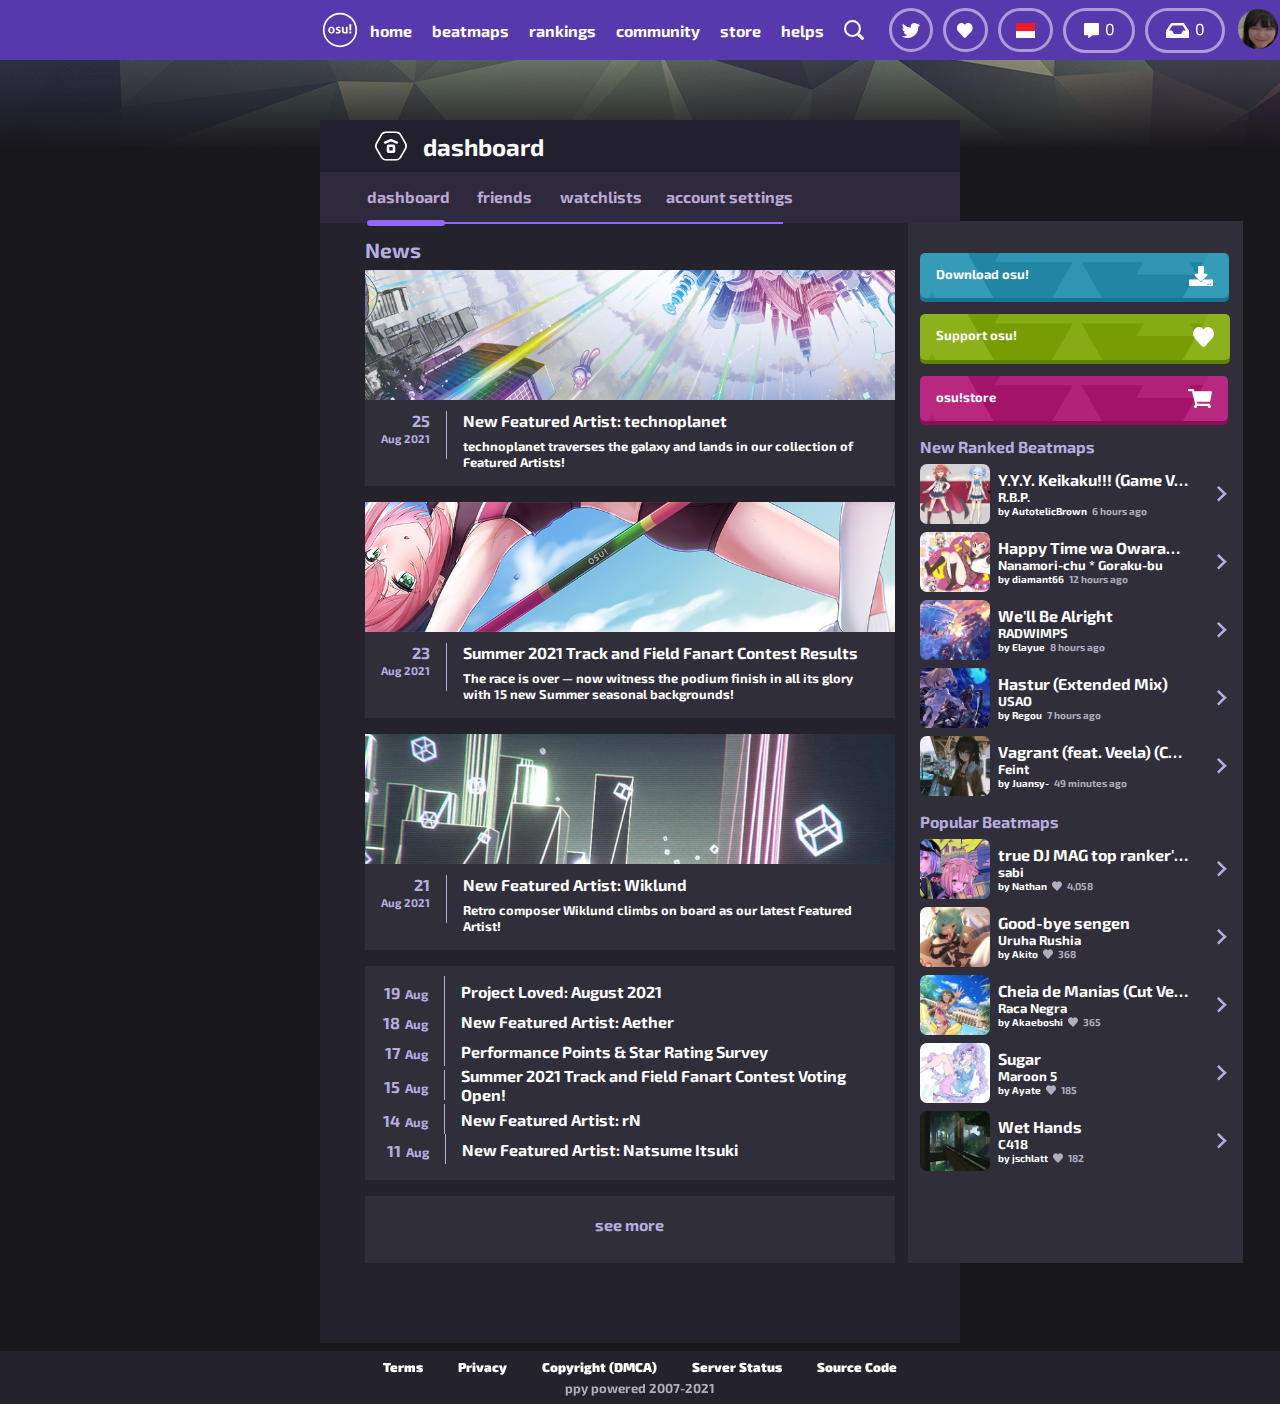
<file: index.html>
<!DOCTYPE html>
<html lang="en">
<head>
    <meta charset="UTF-8">
    <meta http-equiv="X-UA-Compatible" content="IE=edge">
    <meta name="viewport" content="width=device-width, initial-scale=1.0">
    <title>Osu!</title>
    <link rel="preconnect" href="https://fonts.googleapis.com">
    <link rel="preconnect" href="https://fonts.gstatic.com" crossorigin>
    <link href="https://fonts.googleapis.com/css2?family=Exo+2:wght@100&display=swap" rel="stylesheet">
    <link rel="stylesheet" href="home.css">
    
</head>
<body>
    <header>
        <div class="header-background-child"></div>
        <div class="title">
            <div class="dashboard-title">
                <img src="img/dashboard-icon.svg" alt="dashboard-icon" class="dashboard-icon">
                <p>dashboard</p>
            </div>
            <div class="sub-title">
                <ul>
                    <li>
                        <a class="sub-title-dashboard" href="#">dashboard</a>
                    </li>
                    <li>
                        <a class="sub-title-friends" href="#">friends</a>  
                    </li>
                    <li>
                        <a class="sub-title-watchlists" href="#">watchlists</a>
                    </li>
                    <li>
                        <a class="sub-title-account-settings" href="#">account settings</a>
                    </li>
                </ul>
                <hr>
            </div>
        </div>
    </header>
    <nav>
        <div class="nav-left">
            <img src="img/osu-logo-white.59d385da.svg" class="osu-logo" alt="osu-logo">
            <div class="dropdown">
                <p class="dropdown-title-home">home</p>
                <div class="home-content" id="home-content">
                    <a href="#" class="home-news">news</a>
                    <a href="#" class="home-team">team</a>
                    <a href="#" class="home-changelog">changelog</a>
                    <a href="#" class="home-download">download</a>
                    <a href="#" class="home-search">search</a>
                </div>
            </div>
            <div class="dropdown">
                <p class="dropdown-title-beatmaps">beatmaps</p>
                <div class="home-content" id="beatmaps-content">
                    <a href="#" class="home-beatmap-listing">beatmap listing</a>
                    <a href="#" class="home-featured-artist">featured artist</a>
                    <a href="#" class="home-beatmaps-packs">beatmap packs</a>
                </div>
            </div>
            <div class="dropdown">
                <p class="dropdown-title-rankings">rankings</p>
                <div class="home-content" id="rankings-content">
                    <a href="#" class="home-beatmap-listing">performance</a>
                    <a href="#" class="home-featured-artist">spotlights</a>
                    <a href="#" class="home-beatmaps-packs">score</a>
                    <a href="#" class="home-beatmap-listing">country</a>
                    <a href="#" class="home-featured-artist">multiplayer</a>
                    <a href="#" class="home-beatmaps-packs">kudosu</a>
                </div>
            </div>
            <div class="dropdown">
                <p class="dropdown-title-community">community</p>
                <div class="home-content" id="community-content">
                    <a href="#" class="home-beatmap-listing">forum</a>
                    <a href="#" class="home-featured-artist">chat</a>
                    <a href="#" class="home-beatmaps-packs">contest</a>
                    <a href="#" class="home-beatmap-listing">country</a>
                    <a href="#" class="home-featured-artist">tournamets</a>
                    <a href="#" class="home-beatmaps-packs">live steams</a>
                    <a href="#" class="home-beatmaps-packs">developments</a>
                </div>
            </div>
            <div class="dropdown">
                <p class="dropdown-title-store">store</p>
                <div class="home-content" id="store-content">
                    <a href="#" class="home-beatmap-listing">product</a>
                    <a href="#" class="home-featured-artist">cart</a>
                    <a href="#" class="home-beatmaps-packs">order history</a>
                </div>
            </div>
            <div class="dropdown">
                <p class="dropdown-title-helps">helps</p>
                <div class="home-content" id="helps-content">
                    <a href="#" class="home-beatmap-listing">wiki</a>
                    <a href="#" class="home-featured-artist">faq</a>
                    <a href="#" class="home-beatmaps-packs">rules</a>
                    <a href="#" class="home-featured-artist">report abuse</a>
                    <a href="#" class="home-beatmaps-packs">no, really, i need help!</a>
                </div>
            </div>
            <img src="img/search-icon.svg" class="search-icon" alt="search">
            <div class="nav-overlay"></div>
        </div>
        <div class="nav-right">
            <a href="#" class="twitter">
                <img src="img/twitter-icon.svg" alt="twitter">
            </a>
            <a href="#" class="love">
                <!-- <img src="img/love.svg" alt="love"> -->
                <svg id="love" xmlns="http://www.w3.org/2000/svg" viewBox="0 0 18.78 17.95"><defs></defs><path class="cls-1" d="M16,9.1l-.29-.32A5.06,5.06,0,0,0,12,7,5.18,5.18,0,0,0,8.19,8.78a6.32,6.32,0,0,0,0,8.37l.86,1L14,23.55A5.07,5.07,0,0,0,16,25a4.74,4.74,0,0,0,2-1.42L23,18.11l.86-1A6.18,6.18,0,0,0,25.39,13a6.3,6.3,0,0,0-1.57-4.21,4.94,4.94,0,0,0-7.55,0Z" transform="translate(-6.61 -7.03)"/></svg>
            </a>
            <a href="#" class="flag">
                <img src="img/flag.svg" alt="flag">
            </a>
            <a href="#" class="chat">
                <img src="img/chat.svg" alt="chat">
                <p>0</p>
            </a>
            <a href="#" class="inbox">
                <img src="img/inbox.svg" alt="inbox">
                <p>0</p>
            </a>
            <a href="#" class="avatar">
                <img src="img/avatar.png" alt="avatar">
            </a>
        </div>
        <div class="nav-overlay"></div>
    </nav>

    <div class="nav-overlay"></div>

    <div class="main-home">
        <div class="main-home-left">
            <p class="news-headlines">News</p>
            <div class="news-1">
                <img src="img/new-1.jpg" alt="">
                <div class="news-1-explaination">
                    <div class="news-1-date">
                        <p class="news-1-numberdate">25</p>
                        <p class="news-1-month">Aug 2021</p>
                    </div>
                    <div class="news-1-line"></div>
                    <div class="news-1-contex">
                        <p class="news-1-title">New Featured Artist: technoplanet</p>
                        <p class="news-1-content">technoplanet traverses the galaxy and lands in our collection of Featured Artists!</p>
                    </div>
                </div>
            </div>
            <div class="news-2">
                <img src="img/new-2.jpg" alt="">
                <div class="news-1-explaination">
                    <div class="news-1-date">
                        <p class="news-1-numberdate">23</p>
                        <p class="news-1-month">Aug 2021</p>
                    </div>
                    <div class="news-1-line"></div>
                    <div class="news-1-contex">
                        <p class="news-1-title">Summer 2021 Track and Field Fanart Contest Results</p>
                        <p class="news-1-content">The race is over — now witness the podium finish in all its glory with 15 new Summer seasonal backgrounds!</p>
                    </div>
                </div>
            </div>
            <div class="news-3">
                <img src="img/new-3.jpg" alt="">
                <div class="news-1-explaination">
                    <div class="news-1-date">
                        <p class="news-1-numberdate">21</p>
                        <p class="news-1-month">Aug 2021</p>
                    </div>
                    <div class="news-1-line"></div>
                    <div class="news-1-contex">
                        <p class="news-1-title">New Featured Artist: Wiklund</p>
                        <p class="news-1-content">Retro composer Wiklund climbs on board as our latest Featured Artist!</p>
                    </div>
                </div>
            </div>
            <div class="more-news">
                <div class="more-news-1">
                    <div class="more-news-1-date">
                        <p class="more-news-1-number-date">19</p>
                        <p class="more-news-1-month">Aug</p>
                    </div>
                    <div class="more-news-1-line"></div>
                    <a href="#" class="more-news-1-title">Project Loved: August 2021</a>
                </div>
                <div class="more-news-2">
                    <div class="more-news-1-date">
                        <p class="more-news-1-number-date">18</p>
                        <p class="more-news-1-month">Aug</p>
                    </div>
                    <div class="more-news-1-line"></div>
                    <p class="more-news-1-title">New Featured Artist: Aether</p>
                </div>
                <div class="more-news-3">
                    <div class="more-news-1-date">
                        <p class="more-news-1-number-date">17</p>
                        <p class="more-news-1-month">Aug</p>
                    </div>
                    <div class="more-news-1-line"></div>
                    <p class="more-news-1-title">Performance Points & Star Rating Survey</p>
                </div>
                <div class="more-news-4">
                    <div class="more-news-1-date">
                        <p class="more-news-1-number-date">15</p>
                        <p class="more-news-1-month">Aug</p>
                    </div>
                    <div class="more-news-1-line"></div>
                    <p class="more-news-1-title">Summer 2021 Track and Field Fanart Contest Voting Open!</p>
                </div>
                <div class="more-news-5">
                    <div class="more-news-1-date">
                        <p class="more-news-1-number-date">14</p>
                        <p class="more-news-1-month">Aug</p>
                    </div>
                    <div class="more-news-1-line"></div>
                    <p class="more-news-1-title">New Featured Artist: rN</p>
                </div>
                <div class="more-news-6">
                    <div class="more-news-1-date">
                        <p class="more-news-1-number-date">11</p>
                        <p class="more-news-1-month">Aug</p>
                    </div>
                    <div class="more-news-1-line"></div>
                    <p class="more-news-1-title">New Featured Artist: Natsume Itsuki</p>
                </div>
            </div>
            <div class="see-more">
                <a href="#">see more</a>
            </div>
        </div>
        <div class="main-home-right">
            <button class="download">
                <p>Download osu!</p>
                <img src="img/icon-download.svg" alt="" srcset="">
            </button>
            <button class="support">
                <p>Support osu!</p>
                <img src="img/love.svg" alt="" srcset="">
            </button>
            <button class="cart">
                <p>osu!store</p>
                <img src="img/icon-cart.svg" alt="" srcset="">
            </button>
            <div class="new-ranked-beatmaps">
                <p class="new-ranked-beatmaps-title">New Ranked Beatmaps</p>
                <div class="new-ranked-beatmaps-songs">
                    <img src="img/beatmaps/list.jpg" alt="" srcset="" class="beatmaps-cover">
                    <div class="new-ranked-beatmaps-songs-desc">
                        <p class="songs-title">Y.Y.Y. Keikaku!!! (Game Ver.)</p>
                        <p class="songs-origin">R.B.P.</p>
                        <div class="beatmaps-author">
                            <p class="author-name">by AutotelicBrown</p>
                            <p class="time-upload">6 hours ago</p>
                        </div>
                    </div>
                    <svg id="next" xmlns="http://www.w3.org/2000/svg" viewBox="0 0 8.84 14.4"><defs></defs><rect class="cls-1" x="14.84" y="13.69" width="2.32" height="10.17" transform="translate(2.45 34.57) rotate(-135)"/><rect class="cls-1" x="14.84" y="8.13" width="2.32" height="10.17" transform="translate(-16.24 6.38) rotate(-45)"/></svg>
                </div>
                <div class="new-ranked-beatmaps-songs">
                    <img src="img/beatmaps/list (1).jpg" alt="" srcset="" class="beatmaps-cover">
                    <div class="new-ranked-beatmaps-songs-desc">
                        <p class="songs-title">Happy Time wa Owaranai (Cut Ver.)</p>
                        <p class="songs-origin">Nanamori-chu * Goraku-bu</p>
                        <div class="beatmaps-author">
                            <p class="author-name">by diamant66</p>
                            <p class="time-upload">12 hours ago</p>
                        </div>
                    </div>
                    <svg id="next" xmlns="http://www.w3.org/2000/svg" viewBox="0 0 8.84 14.4"><defs></defs><rect class="cls-1" x="14.84" y="13.69" width="2.32" height="10.17" transform="translate(2.45 34.57) rotate(-135)"/><rect class="cls-1" x="14.84" y="8.13" width="2.32" height="10.17" transform="translate(-16.24 6.38) rotate(-45)"/></svg>
                </div>
                <div class="new-ranked-beatmaps-songs">
                    <img src="img/beatmaps/list (2).jpg" alt="" srcset="" class="beatmaps-cover">
                    <div class="new-ranked-beatmaps-songs-desc">
                        <p class="songs-title">We'll Be Alright</p>
                        <p class="songs-origin">RADWIMPS</p>
                        <div class="beatmaps-author">
                            <p class="author-name">by Elayue</p>
                            <p class="time-upload">8 hours ago</p>
                        </div>
                    </div>
                    <svg id="next" xmlns="http://www.w3.org/2000/svg" viewBox="0 0 8.84 14.4"><defs></defs><rect class="cls-1" x="14.84" y="13.69" width="2.32" height="10.17" transform="translate(2.45 34.57) rotate(-135)"/><rect class="cls-1" x="14.84" y="8.13" width="2.32" height="10.17" transform="translate(-16.24 6.38) rotate(-45)"/></svg>
                </div>
                <div class="new-ranked-beatmaps-songs">
                    <img src="img/beatmaps/list (3).jpg" alt="" srcset="" class="beatmaps-cover">
                    <div class="new-ranked-beatmaps-songs-desc">
                        <p class="songs-title">Hastur (Extended Mix)</p>
                        <p class="songs-origin">USAO</p>
                        <div class="beatmaps-author">
                            <p class="author-name">by Regou</p>
                            <p class="time-upload">7 hours ago</p>
                        </div>
                    </div>
                    <svg id="next" xmlns="http://www.w3.org/2000/svg" viewBox="0 0 8.84 14.4"><defs></defs><rect class="cls-1" x="14.84" y="13.69" width="2.32" height="10.17" transform="translate(2.45 34.57) rotate(-135)"/><rect class="cls-1" x="14.84" y="8.13" width="2.32" height="10.17" transform="translate(-16.24 6.38) rotate(-45)"/></svg>
                </div>
                <div class="new-ranked-beatmaps-songs">
                    <img src="img/beatmaps/list (4).jpg" alt="" srcset="" class="beatmaps-cover">
                    <div class="new-ranked-beatmaps-songs-desc">
                        <p class="songs-title">Vagrant (feat. Veela) (Cut Ver.)</p>
                        <p class="songs-origin">Feint</p>
                        <div class="beatmaps-author">
                            <p class="author-name">by Juansy-</p>
                            <p class="time-upload">49 minutes ago</p>
                        </div>
                    </div>
                    <svg id="next" xmlns="http://www.w3.org/2000/svg" viewBox="0 0 8.84 14.4"><defs></defs><rect class="cls-1" x="14.84" y="13.69" width="2.32" height="10.17" transform="translate(2.45 34.57) rotate(-135)"/><rect class="cls-1" x="14.84" y="8.13" width="2.32" height="10.17" transform="translate(-16.24 6.38) rotate(-45)"/></svg>
                </div>
            </div>
            <div class="popular-beatmaps">
                <p class="new-ranked-beatmaps-title">Popular Beatmaps</p>
                <div class="new-ranked-beatmaps-songs">
                    <img src="img/beatmaps/list (5).jpg" alt="" srcset="" class="beatmaps-cover">
                    <div class="new-ranked-beatmaps-songs-desc">
                        <p class="songs-title">true DJ MAG top ranker's song Zenpen (katagiri Remix)</p>
                        <p class="songs-origin">sabi</p>
                        <div class="beatmaps-author">
                            <p class="author-name">by Nathan</p>
                            <svg id="love-popular-beatmaps" xmlns="http://www.w3.org/2000/svg" viewBox="0 0 18.78 17.95"><defs></defs><path class="cls-1" d="M16,9.1l-.29-.32A5.06,5.06,0,0,0,12,7,5.18,5.18,0,0,0,8.19,8.78a6.32,6.32,0,0,0,0,8.37l.86,1L14,23.55A5.07,5.07,0,0,0,16,25a4.74,4.74,0,0,0,2-1.42L23,18.11l.86-1A6.18,6.18,0,0,0,25.39,13a6.3,6.3,0,0,0-1.57-4.21,4.94,4.94,0,0,0-7.55,0Z" transform="translate(-6.61 -7.03)"/></svg>
                            <p class="time-upload">4,058</p>
                        </div>
                    </div>
                    <svg id="next" xmlns="http://www.w3.org/2000/svg" viewBox="0 0 8.84 14.4"><defs></defs><rect class="cls-1" x="14.84" y="13.69" width="2.32" height="10.17" transform="translate(2.45 34.57) rotate(-135)"/><rect class="cls-1" x="14.84" y="8.13" width="2.32" height="10.17" transform="translate(-16.24 6.38) rotate(-45)"/></svg>
                </div>
                <div class="new-ranked-beatmaps-songs">
                    <img src="img/beatmaps/list@2x.jpg" alt="" srcset="" class="beatmaps-cover">
                    <div class="new-ranked-beatmaps-songs-desc">
                        <p class="songs-title">Good-bye sengen</p>
                        <p class="songs-origin">Uruha Rushia</p>
                        <div class="beatmaps-author">
                            <p class="author-name">by Akito</p>
                            <svg id="love-popular-beatmaps" xmlns="http://www.w3.org/2000/svg" viewBox="0 0 18.78 17.95"><defs></defs><path class="cls-1" d="M16,9.1l-.29-.32A5.06,5.06,0,0,0,12,7,5.18,5.18,0,0,0,8.19,8.78a6.32,6.32,0,0,0,0,8.37l.86,1L14,23.55A5.07,5.07,0,0,0,16,25a4.74,4.74,0,0,0,2-1.42L23,18.11l.86-1A6.18,6.18,0,0,0,25.39,13a6.3,6.3,0,0,0-1.57-4.21,4.94,4.94,0,0,0-7.55,0Z" transform="translate(-6.61 -7.03)"/></svg>
                            <p class="time-upload">368</p>
                        </div>
                    </div>
                    <svg id="next" xmlns="http://www.w3.org/2000/svg" viewBox="0 0 8.84 14.4"><defs></defs><rect class="cls-1" x="14.84" y="13.69" width="2.32" height="10.17" transform="translate(2.45 34.57) rotate(-135)"/><rect class="cls-1" x="14.84" y="8.13" width="2.32" height="10.17" transform="translate(-16.24 6.38) rotate(-45)"/></svg>
                </div>
                <div class="new-ranked-beatmaps-songs">
                    <img src="img/beatmaps/list (6).jpg" alt="" srcset="" class="beatmaps-cover">
                    <div class="new-ranked-beatmaps-songs-desc">
                        <p class="songs-title">Cheia de Manias (Cut Ver.)</p>
                        <p class="songs-origin">Raca Negra</p>
                        <div class="beatmaps-author">
                            <p class="author-name">by Akaeboshi</p>
                            <svg id="love-popular-beatmaps" xmlns="http://www.w3.org/2000/svg" viewBox="0 0 18.78 17.95"><defs></defs><path class="cls-1" d="M16,9.1l-.29-.32A5.06,5.06,0,0,0,12,7,5.18,5.18,0,0,0,8.19,8.78a6.32,6.32,0,0,0,0,8.37l.86,1L14,23.55A5.07,5.07,0,0,0,16,25a4.74,4.74,0,0,0,2-1.42L23,18.11l.86-1A6.18,6.18,0,0,0,25.39,13a6.3,6.3,0,0,0-1.57-4.21,4.94,4.94,0,0,0-7.55,0Z" transform="translate(-6.61 -7.03)"/></svg>
                            <p class="time-upload">365</p>
                        </div>
                    </div>
                    <svg id="next" xmlns="http://www.w3.org/2000/svg" viewBox="0 0 8.84 14.4"><defs></defs><rect class="cls-1" x="14.84" y="13.69" width="2.32" height="10.17" transform="translate(2.45 34.57) rotate(-135)"/><rect class="cls-1" x="14.84" y="8.13" width="2.32" height="10.17" transform="translate(-16.24 6.38) rotate(-45)"/></svg>
                </div>
                <div class="new-ranked-beatmaps-songs">
                    <img src="img/beatmaps/list (7).jpg" alt="" srcset="" class="beatmaps-cover">
                    <div class="new-ranked-beatmaps-songs-desc">
                        <p class="songs-title">Sugar</p>
                        <p class="songs-origin">Maroon 5</p>
                        <div class="beatmaps-author">
                            <p class="author-name">by Ayate</p>
                            <svg id="love-popular-beatmaps" xmlns="http://www.w3.org/2000/svg" viewBox="0 0 18.78 17.95"><defs></defs><path class="cls-1" d="M16,9.1l-.29-.32A5.06,5.06,0,0,0,12,7,5.18,5.18,0,0,0,8.19,8.78a6.32,6.32,0,0,0,0,8.37l.86,1L14,23.55A5.07,5.07,0,0,0,16,25a4.74,4.74,0,0,0,2-1.42L23,18.11l.86-1A6.18,6.18,0,0,0,25.39,13a6.3,6.3,0,0,0-1.57-4.21,4.94,4.94,0,0,0-7.55,0Z" transform="translate(-6.61 -7.03)"/></svg>
                            <p class="time-upload">185</p>
                        </div>
                    </div>
                    <svg id="next" xmlns="http://www.w3.org/2000/svg" viewBox="0 0 8.84 14.4"><defs></defs><rect class="cls-1" x="14.84" y="13.69" width="2.32" height="10.17" transform="translate(2.45 34.57) rotate(-135)"/><rect class="cls-1" x="14.84" y="8.13" width="2.32" height="10.17" transform="translate(-16.24 6.38) rotate(-45)"/></svg>
                </div>
                <div class="new-ranked-beatmaps-songs">
                    <img src="img/beatmaps/list (8).jpg" alt="" srcset="" class="beatmaps-cover">
                    <div class="new-ranked-beatmaps-songs-desc">
                        <p class="songs-title">Wet Hands</p>
                        <p class="songs-origin">C418</p>
                        <div class="beatmaps-author">
                            <p class="author-name">by jschlatt</p>
                            <svg id="love-popular-beatmaps" xmlns="http://www.w3.org/2000/svg" viewBox="0 0 18.78 17.95"><defs></defs><path class="cls-1" d="M16,9.1l-.29-.32A5.06,5.06,0,0,0,12,7,5.18,5.18,0,0,0,8.19,8.78a6.32,6.32,0,0,0,0,8.37l.86,1L14,23.55A5.07,5.07,0,0,0,16,25a4.74,4.74,0,0,0,2-1.42L23,18.11l.86-1A6.18,6.18,0,0,0,25.39,13a6.3,6.3,0,0,0-1.57-4.21,4.94,4.94,0,0,0-7.55,0Z" transform="translate(-6.61 -7.03)"/></svg>
                            <p class="time-upload">182</p>
                        </div>
                    </div>
                    <svg id="next" xmlns="http://www.w3.org/2000/svg" viewBox="0 0 8.84 14.4"><defs></defs><rect class="cls-1" x="14.84" y="13.69" width="2.32" height="10.17" transform="translate(2.45 34.57) rotate(-135)"/><rect class="cls-1" x="14.84" y="8.13" width="2.32" height="10.17" transform="translate(-16.24 6.38) rotate(-45)"/></svg>
                </div>
            </div>
        </div>
    </div>
    <footer>
        <div class="footer-tools">
            <a href="#">Terms</a>
            <a href="#">Privacy</a>
            <a href="#">Copyright (DMCA)</a>
            <a href="#">Server Status</a>
            <a href="#">Source Code</a>
        </div>
        <p>ppy powered 2007-2021</p>
    </footer>
</body>
</html>
<style>
    
</style>
</file>
<file: home.css>
*{
    margin: 0;
    padding: 0;
    font-family: 'Exo 2', sans-serif;
}

body{
    background-color: #18171C;
}

/* < HEADER > */

header{
    color: white;
    font-family: 'Exo 2', sans-serif;
    font-weight: bold;
    font-size: 1.5rem;
}

.header-background-child{
    height: 150px;
    -webkit-mask-image:-webkit-gradient(linear, left top, left bottom, from(rgba(0,0,0,1)), to(rgba(0,0,0,0)));
    mask-image: linear-gradient(to bottom, rgba(0,0,0,1), rgba(0,0,0,0));
    background-image: url(img/c4.jpg);
}

.title{
    position: relative;
    bottom: 30px;
}

.dashboard-icon{
    height: 2rem;
    margin-right: 1rem;
    margin-left: 2.5rem;
}

.dashboard-title{
    display: flex;
    justify-content: flex-start;
    align-items: center;
    margin: 0rem 25% 0rem 25%;
    background-color: #22202E;
    padding: 10px 15px;
}

.sub-title{
    background-color: #2E293D;
    margin: 0rem 25% 0rem 25%;
    padding: 15px 15px;
}

.sub-title ul{
    margin-left: 1rem;
    font-size: 1rem;
    display: flex;
    align-items: center;
    list-style: none;
    
}

.sub-title ul li a{
    margin: 0rem 1rem;
    text-decoration: none;
    color: #BBA9D3;
}

.sub-title ul li a:hover{
    font-weight: bold;
    color: #c6bcd3;
}


.sub-title-dashboard::after{
    content: " ";
    display: block;
    position: relative;
    border: 3px solid #8F68FA;
    border-radius: 5px;
    margin-bottom: -1.55rem;
    margin-right: 2rem;
    top: 0.85rem;
    left: 1rem;
    width: 4.5rem;
}

.sub-title-friends::after{
    content: " ";
    display: block;
    position: relative;
    border: 3px solid #8f68fa00;
    border-radius: 5px;
    margin-bottom: -1.55rem;
    margin-right: 2rem;
    top: 0.85rem;
    left: 1rem;
    width: 2.8rem;
}

.sub-title-friends:hover::after{
    content: " ";
    display: block;
    position: relative;
    border: 3px solid #8F68FA;
    border-radius: 5px;
    margin-bottom: -1.55rem;
    top: 0.85rem;
    left: 1rem;
    width: 2.8rem;
}

.sub-title-watchlists::after{
    content: " ";
    display: block;
    position: relative;
    border: 3px solid #8f68fa00;
    border-radius: 5px;
    margin-bottom: -1.55rem;
    margin-right: 2rem;
    top: 0.85rem;
    left: 1rem;
    width: 4.25rem;
}

.sub-title-watchlists:hover::after{
    content: " ";
    display: block;
    position: relative;
    border: 3px solid #8F68FA;
    border-radius: 5px;
    margin-bottom: -1.55rem;
    top: 0.85rem;
    left: 1rem;
    width: 4.25rem;
}

.sub-title-account-settings::after{
    content: " ";
    display: block;
    position: relative;
    border: 3px solid #8f68fa00;
    border-radius: 5px;
    margin-bottom: -1.55rem;
    margin-right: 2rem;
    top: 0.85rem;
    left: 1rem;
    width: 7rem;
}

.sub-title-account-settings:hover::after{
    content: " ";
    display: block;
    position: relative;
    border: 3px solid #8F68FA;
    border-radius: 5px;
    margin-bottom: -1.55rem;
    top: 0.85rem;
    left: 1rem;
    width: 7rem;
}


hr{
    width: 24.9rem;
    position: relative;
    border-color: #8F68FA;
    left: 3rem;
    top: 1rem;
    border: 1px solid #8F68FA;
}

/* < NAV BAR >  */

nav{
    background-color: #5639AD;
    display: flex;
    justify-content: center;
    justify-content: space-between;
    position: fixed;
    top: 0;
    width: 100%;
    z-index: 1;
}


/* < LEFT NAV > */

.nav-left{
    margin: 10px;
    display: flex;
    flex-direction: row;
    align-items: center;
    font-family: 'Exo 2', sans-serif;
    color: white;
    margin-left: 25%;
}

.nav-left p{
    padding: 10px;
    font-weight: bold;
    cursor: pointer;
}


.nav-overlay{
    width: 100%;
    height: 230px;
    background-color: rgba(0, 0, 0, 0);
    position: absolute;
    top: 0;
    position: fixed;
    margin-top: 3.7rem;
    z-index: -1;
    border-bottom: 1px solid #5639ad00;
}

.nav-left:hover ~ .nav-overlay{
    background-color: rgba(0, 0, 0, 0.884);
    border-bottom: 1px solid #5639AD;
}

.nav-left p{
    color: white;
    font-size: 16px;
    border: none;
}

.nav-left:hover .dropdown-title-home{
    color: rgba(255, 255, 255, 0.37);
}

.nav-left:hover .dropdown-title-beatmaps{
    color: rgba(255, 255, 255, 0.37);
}
.nav-left:hover .dropdown-title-rankings{
    color: rgba(255, 255, 255, 0.37);
}
.nav-left:hover .dropdown-title-community{
    color: rgba(255, 255, 255, 0.37);
}
.nav-left:hover .dropdown-title-store{
    color: rgba(255, 255, 255, 0.37);
}
.nav-left:hover .dropdown-title-helps{
    color: rgba(255, 255, 255, 0.37);
}

.nav-left p:hover{
    color: white!important;
}



.dropdown{
    position: relative;
    display: inline-block;
}
  
.home-content{
    /* margin-top: 10px; */
    display: none;
    position: absolute;
    width: 100%;
    z-index: 1;
    padding-bottom: 1rem;
    padding-top: 1.5rem;
    left: -1rem;
}
  
.home-content a {
    font-weight: bolder;
    font-size: small;
    color: white;
    padding: 5px 0 5px 15px;
    text-decoration: none;
    display: block;
    display: flex;
    align-items: center;
    border-radius: 5px;
    margin-left: 0.5rem;
    width: 9rem;
    white-space: nowrap;
}

.home-content a::before{
    content: " ";
    display: block;
    border-left: 5px solid #5639ad00;
    border-radius: 3px; 
    height: 0.8rem;
    position: relative;
    left: -10px;
}
  
.home-content a:hover {
    background-color: rgb(12, 12, 12);
}

.home-content a:hover::before{
    border-left: 5px solid #5639AD;
}

#beatmaps-content a:hover::before{
    border-left: 5px solid #00c6e9;
}

#rankings-content a:hover::before{
    border-left: 5px solid #76ff54;
}

#community-content a:hover::before{
    border-left: 5px solid #ff60cf;
}

#store-content a:hover::before{
    border-left: 5px solid #ffa856;
}

#helps-content a:hover::before{
    border-left: 5px solid #fffc55;
}

.dropdown:hover .home-content {
    display: block;
}

.osu-logo{
    height: 40px;
    width: auto;
    cursor: pointer;
}


.nav-left .osu-logo:hover{
    background-image: url(img/osu-logo-triangles.b1e57c37.svg);
}



.nav-left .search-icon{
    height: 20px;
    margin-left: 10px;
    width: auto;
    cursor: pointer;
}



/* < RIGHT NAV > */

.nav-right{
    margin: 0 10px 0 10px;
    display: flex;
    flex-direction: row;
    align-items: center;
    font-family: 'Exo 2', sans-serif;
    color: white;
    position: relative;
    margin-right: 25%;
}


.nav-right a{
    margin: 0 5px 0 5px;
    text-decoration: none;
    color: white;
    
}

.nav-right img, #love{
    height: 15px;
    width: auto;
    padding: 10px;
}

#love{
    fill: white;
}

.twitter, .love{
    border: 3px solid rgb(255, 255, 255, .5);
    border-radius: 25px;
}

.love{
    padding: 0 1.5px 0 1.5px;
}

.flag{
    border: 3px solid rgb(255, 255, 255, .5);
    padding: 0 5px 0 5px;
    border-radius: 100px;
}

.twitter img, .flag img, #love{
    position: relative;
    top: 2px;
}

.chat, .inbox{
    border: 3px solid rgb(255, 255, 255, .5);
    padding: 2px 13px 2px 8px;
    border-radius: 100px;
    display: flex;
    flex-direction: row;
    align-items: center;
}

.nav-right p{
    position: relative;
    bottom: 2px;
    right: 4px;
}

.avatar img{
    height: 40px;
    width: auto;
    border-radius: 50%;
    border: 3px solid rgba(0, 0, 0, 0);
    padding: 0px;
} 

.twitter:hover, .love:hover, .flag:hover, .chat:hover, .inbox:hover{
    background-color: rgba(32, 32, 32, 0.5);
    border: 3px solid rgb(255, 255, 255);
}

.love:hover > #love{
    fill: rgb(255, 63, 127);
}

.avatar img:hover{
    height: 40px;
    width: auto;
    border-radius: 50%;
    border: 3px solid rgb(255, 255, 255);
    padding: 0px;
}

/* MAIN  */

.main-home{
    display: flex;
    justify-content: flex-start;
    margin: -2rem 25% 0rem 25%;
    padding-bottom: 5rem;
    background-color: #24232B;
}

/* MAIN HOME LEFT  */

.main-home-left{
    margin-left: 2.8rem;
}

.news-headlines{
    color: #B7AEE0;
    font-family: 'Exo 2', sans-serif;
    font-weight: bolder;
    margin-top: 1rem;
    font-size: 1.3rem;
    margin-bottom: 0.5rem;
}

/* NEWS 1 */

.news-1{
    background-color: #302E39;
    width: 530px;
    padding-bottom: 1rem;
}

.news-1 img{
    height: 130px;
    width: 530px;
    object-fit: cover;
}

.news-1-explaination{
    display: flex;
    flex-direction: row;
    margin-top: 0.5rem;
}

.news-1-date{
    margin-right: 1rem;
}

.news-1-numberdate{
    text-align: right;
    font-weight: bolder;
    font-size: 1rem;
    color: #B7AEE0;
}

.news-1-month{
    margin-top: 2px;
    margin-left: 1rem;
    text-align: right;
    font-weight: bolder;
    font-size: 0.7rem;
    color: #B7AEE0;
    white-space: nowrap;
}

.news-1-line{
    border-left: 1px solid #B7AEE0;
    height: 3rem;
}

.news-1-contex{
    margin: 0rem 1rem;
    color: white;
    font-weight: bold;
}

.news-1-content{
    margin-top: 0.5rem;
    font-weight: 100px;
    font-size: 0.8rem;
}

/* NEWS 2 */

.news-2{
    background-color: #302E39;
    width: 530px;
    padding-bottom: 1rem;
    margin-top: 1rem;
}

.news-2 img{
    height: 130px;
    width: 530px;
    object-fit: cover;
}

/* NEWS 3  */

.news-3{
    background-color: #302E39;
    width: 530px;
    padding-bottom: 1rem;
    margin-top: 1rem;
}

.news-3 img{
    height: 130px;
    width: 530px;
    object-fit: cover;
}

/* MORE NEWS  */

.more-news{
    background-color: #302E39;
    width: 530px;
    padding-bottom: 1rem;
    margin-top: 1rem;
}

/* MORE NEWS 1  */

.more-news-1{
    padding-top: 10px;
    margin-left: 11px;
    display: flex;
    flex-direction: row;
    align-items: center;
}

.more-news-1-date{
    display: flex;
    align-items: baseline;
}

.more-news-1-number-date{
    margin-top: 2px;
    margin-left: 0.5rem;
    margin-right: 0.3rem;
    text-align: right;
    font-weight: bolder;
    font-size: 1rem;
    color: #B7AEE0;
    white-space: nowrap;
}

.more-news-1-month{
    margin-top: 2px;
    margin-right: 1rem;
    text-align: right;
    font-weight: bolder;
    font-size: 0.8rem;
    color: #B7AEE0;
    white-space: nowrap;
    padding-top: 4px;
}

.more-news-1-line{
    border-left: 1px solid #B7AEE0;
    height: 30px;
}

.more-news-1-title{
    margin: 0rem 1rem;
    color: white;
    font-weight: bold;
    text-decoration: none;
}

.more-news-1-title:hover{
    text-decoration: underline;
}

/* MORE NEWS 2  */

.more-news-2{
    margin-left: 10px;
    display: flex;
    flex-direction: row;
    align-items: center;
}

/* MORE NEWS 3  */

.more-news-3{
    margin-left: 12px;
    display: flex;
    flex-direction: row;
    align-items: center;
}

/* MORE NEWS 4 */

.more-news-4{
    margin-left: 11px;
    display: flex;
    flex-direction: row;
    align-items: center;
}

/* MORE NEWS 5 */

.more-news-5{
    margin-left: 10px;
    display: flex;
    flex-direction: row;
    align-items: center;
}

/* MORE NEWS 6  */

.more-news-6{
    margin-left: 14px;
    display: flex;
    flex-direction: row;
    align-items: center;
}

.see-more{
    background-color: #302E39;
    width: 530px;
    padding-bottom: 1rem;
    margin-top: 1rem;
    display: flex;
    align-items: center;
    font-weight: bolder;
    justify-content: center;
    padding: 1.5rem 0;
}

.see-more a{
    text-decoration: none;
    color: #B7AEE0;
    position: relative;
    bottom: 5px;
    transition-duration: 0.3s;
}

.see-more a:hover{
    color: white;
}

/* MAIN HOME RIGHT  */

.main-home-right{
    background-color: #302E39;
    margin-left: 0.8rem;
    /* padding: 0 1rem; */
}

.download{
    background: transparent;
    box-shadow: 0px 0px 0px transparent;
    border: 0px solid transparent;
    text-shadow: 0px 0px 0px transparent;
    display: flex;
    flex-direction: row;
    white-space: nowrap;
    font-size: small;
    font-weight: bolder;
    color: white;
    background-color: #29b;
    padding: 0.8rem 1rem;
    border-radius: 5px;
    margin-top: 2rem;
    margin-right: 0.8rem;
    margin-left: 0.8rem;
    box-shadow: 0 4px #1a7690;
    background-image: url(img/background-image-button.svg);
    background-size: 40rem;
    background-position: -3rem 0;
    transition-duration: 0.2s;
    cursor: pointer;
}

.download:hover{
    background-color:rgb(58, 212, 255) ;
    background-position: 0 0;
}

.download img{
    margin-left: 10rem;
    width: 1.5rem;
}

.support{
    background: transparent;
    box-shadow: 0px 0px 0px transparent;
    border: 0px solid transparent;
    text-shadow: 0px 0px 0px transparent;
    display: flex;
    flex-direction: row;
    white-space: nowrap;
    font-size: small;
    font-weight: bolder;
    color: white;
    background-color: #88b300;
    padding: 0.8rem 1rem;
    border-radius: 5px;
    margin-top: 1rem;
    margin-right: 0.8rem;
    margin-left: 0.8rem;
    box-shadow: 0 4px #618000;
    background-image: url(img/background-image-button.svg);
    background-size: 40rem;
    background-position: -3rem 0;
    transition-duration: 0.2s;
    cursor: pointer;
}

.support:hover{
    background-color: #a7da00 ;
    background-position: 0 0;
}

.support img{
    margin-left: 11rem;
    width: 1.3rem;
}

.cart{
    background: transparent;
    box-shadow: 0px 0px 0px transparent;
    border: 0px solid transparent;
    text-shadow: 0px 0px 0px transparent;
    display: flex;
    flex-direction: row;
    white-space: nowrap;
    font-size: small;
    font-weight: bolder;
    color: white;
    background-color: #b17;
    padding: 0.8rem 1rem;
    border-radius: 5px;
    margin-top: 1rem;
    margin-right: 0.8rem;
    margin-left: 0.8rem;
    box-shadow: 0 4px #8c0d59;
    background-image: url(img/background-image-button.svg);
    background-size: 40rem;
    background-position: -3rem 0;
    transition-duration: 0.2s;
    cursor: pointer;
}

.cart:hover{
    background-color:rgb(228, 46, 155) ;
    background-position: 0 0;
}

.cart img{
    margin-left: 12rem;
    width: 1.5rem;
}

/* NEW RANKED BEATMAPS */

.new-ranked-beatmaps-title{
    font-weight: bolder;
    color: #B7AEE0;
    margin-top: 1rem;
    margin-right: 0.8rem;
    margin-left: 0.8rem;
}

.new-ranked-beatmaps-songs{
    margin-top: 0.5rem;
    display: flex;
    flex-direction: row;
    align-items: center;
    color: white;
    font-weight: bolder;
    /* padding-right: 1rem; */
    cursor: pointer;
}

.new-ranked-beatmaps-songs:hover{
    background-color: #9175e018;
    transition-duration: 0.1s;
}

.new-ranked-beatmaps-songs:hover > #next{
    fill: #a38fff;
}

.beatmaps-cover{
    width: 70px;
    height: 60px;
    object-fit: cover;
    border-radius: 7px;
    margin-left: 0.8rem;
}

.new-ranked-beatmaps-songs-desc{
    margin-left: 0.5rem;
}

.songs-title{
    width : 190px;
    overflow: hidden;
    text-overflow: ellipsis;
    white-space: nowrap;
}

.songs-origin{
    font-size: small;
}

.beatmaps-author{
    font-size: smaller;
    display: flex;
    flex-direction: row;
    font-size: x-small;
}

.time-upload{
    margin-left: 0.3rem;
    color: #b0adbd;
}

#next{
    margin-left: 1.8rem;
    width: 0.6rem;
    fill: #B7AEE0;
    transition-duration: 0.1s;
}

/* POPULAR BEATMAPS  */

#love-popular-beatmaps{
    fill: #b0adbd;
    margin-left: 0.3rem;
    width: 10px;
}

footer{
    background-color: #24232B;
    margin-top: 0.5rem;
    display: flex;
    align-items: center;
    flex-direction: column;
    color: #b0adbd;
    font-size: small;
    padding: 0.5rem 0;
    font-weight: bolder;
}

.footer-tools{
    margin-bottom: 5px;
}

.footer-tools a{
    text-decoration: none;
    color: white;
    margin: 1rem;
    font-size: small;
    font-weight: bolder;
    transition-duration: 0.15s;
}

.footer-tools a:hover{
    color: #B7AEE0;
}
</file>
